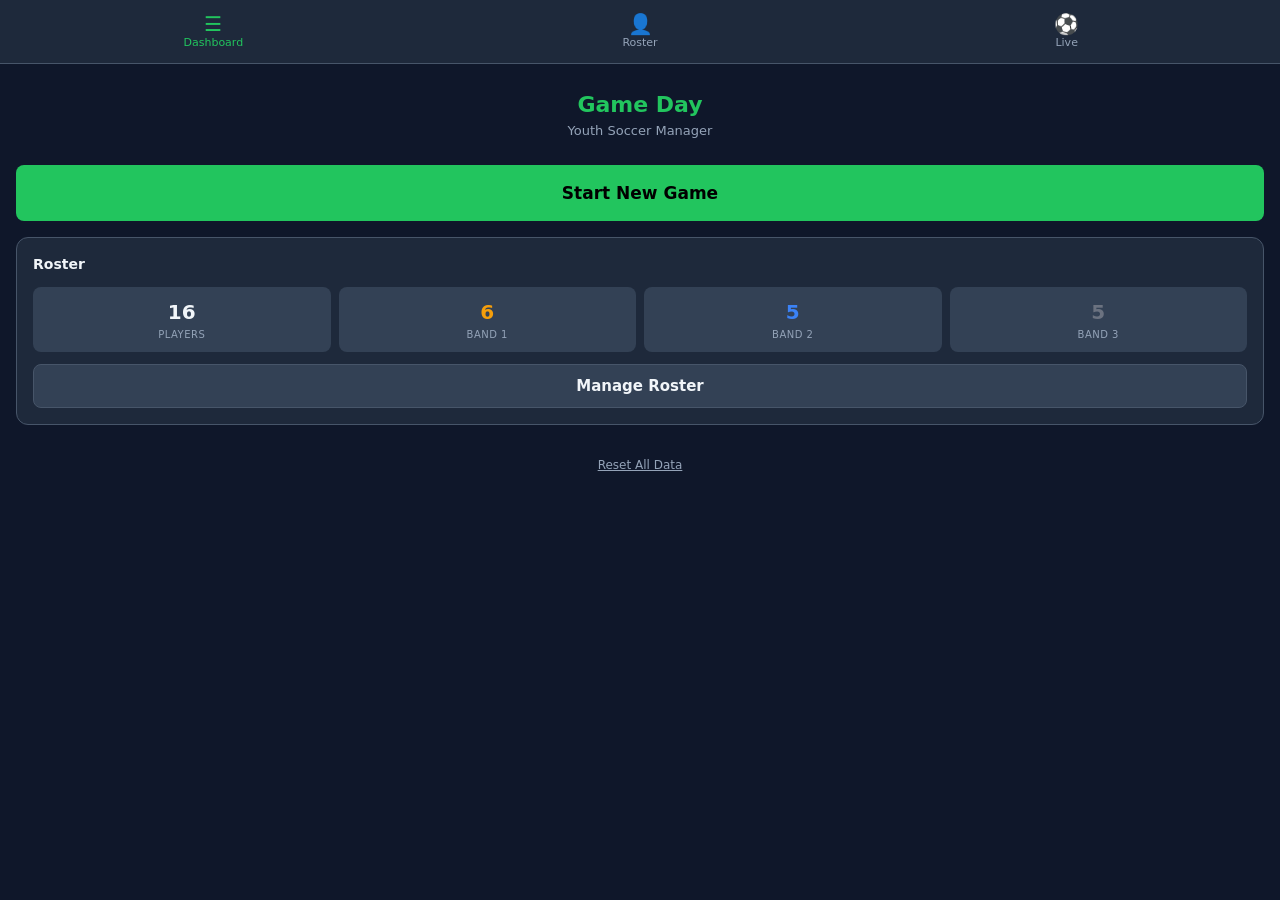
<file: game-manager/index.html>
<!DOCTYPE html>
<html lang="en">
<head>
  <meta charset="UTF-8" />
  <meta name="viewport" content="width=device-width, initial-scale=1.0, maximum-scale=1.0, user-scalable=no, viewport-fit=cover" />
  <meta name="theme-color" content="#0f172a" />
  <meta name="apple-mobile-web-app-capable" content="yes" />
  <meta name="apple-mobile-web-app-status-bar-style" content="black-translucent" />
  <title>Soccer Game Day Manager</title>
  <link rel="stylesheet" href="style.css" />
</head>
<body>
  <div id="app">
    <div id="view-container"></div>
    <nav id="bottom-nav">
      <button class="nav-tab" data-view="dashboard">
        <span class="nav-icon">&#9776;</span>
        <span class="nav-label">Dashboard</span>
      </button>
      <button class="nav-tab" data-view="roster">
        <span class="nav-icon">&#128100;</span>
        <span class="nav-label">Roster</span>
      </button>
      <button class="nav-tab nav-tab--live" data-view="live">
        <span class="nav-icon">&#9917;</span>
        <span class="nav-label">Live</span>
      </button>
    </nav>
  </div>

  <div id="modal-overlay" class="modal-overlay hidden"></div>
  <div id="modal-container" class="modal-container hidden"></div>

  <script src="js/data.js"></script>
  <script src="js/recommend.js"></script>
  <script src="js/app.js"></script>
</body>
</html>
</file>
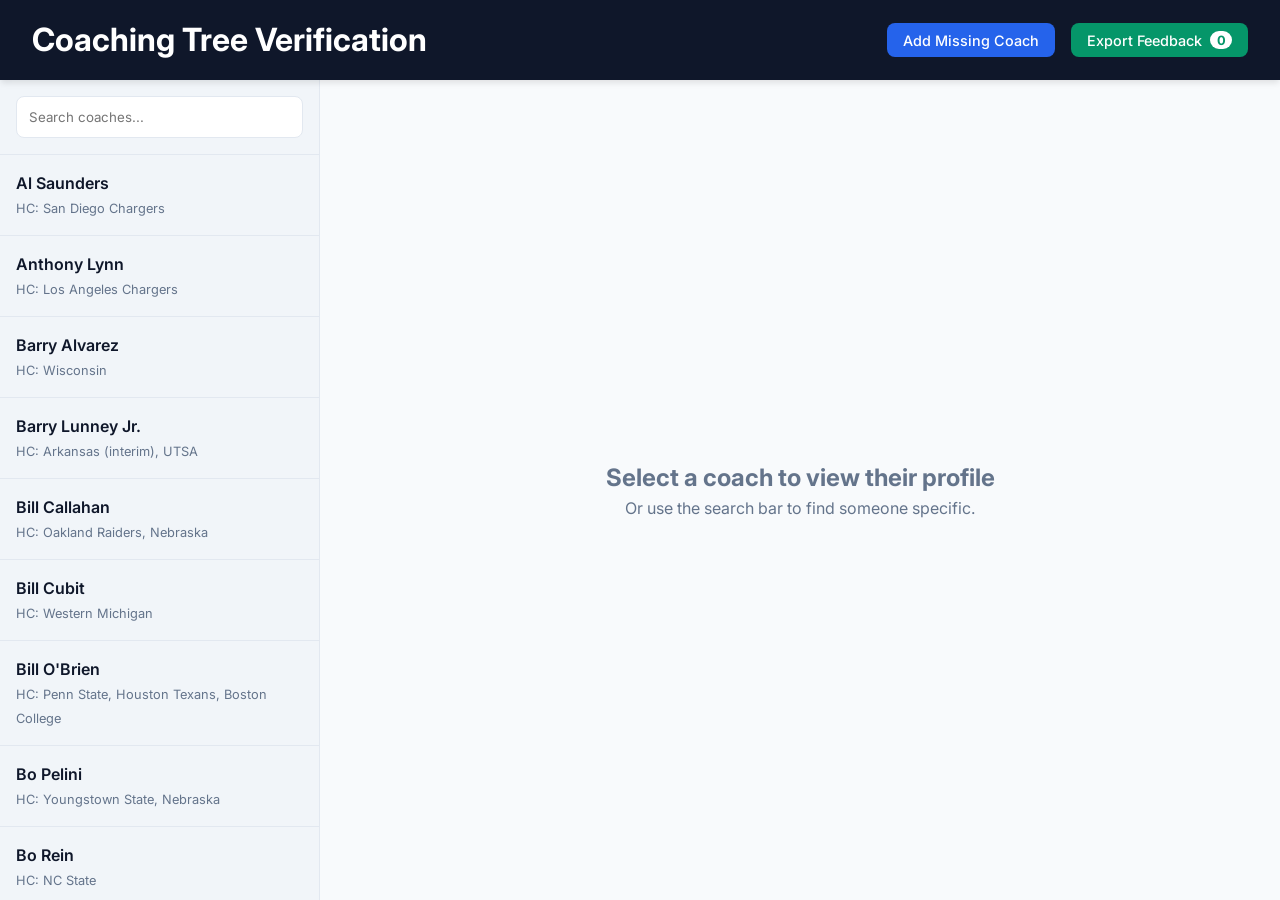
<file: coaching tree/research/verification-tool/index.html>
<!DOCTYPE html>
<html lang="en">
<head>
    <meta charset="UTF-8">
    <meta name="viewport" content="width=device-width, initial-scale=1.0">
    <title>Coaching Tree Verification Tool</title>
    <link href="https://fonts.googleapis.com/css2?family=Inter:wght@400;500;600;700&display=swap" rel="stylesheet">
    <link rel="stylesheet" href="style.css">
</head>
<body>
    <header class="app-header">
        <div class="header-content">
            <h1>Coaching Tree Verification</h1>
            <div class="header-actions">
                <button id="add-coach-btn" class="btn primary">Add Missing Coach</button>
                <button id="export-feedback-btn" class="btn success">
                    <span>Export Feedback</span>
                    <span id="feedback-badge" class="badge">0</span>
                </button>
            </div>
        </div>
    </header>

    <div class="app-layout">
        <!-- Sidebar: List of Coaches -->
        <aside class="sidebar">
            <div class="sidebar-search">
                <input type="text" id="coach-search" placeholder="Search coaches...">
            </div>
            <ul id="coach-list" class="coach-list">
                <!-- Populated by JS -->
            </ul>
        </aside>

        <!-- Main Content: Coach Details -->
        <main class="main-content" id="main-content">
            <div class="empty-state" id="empty-state">
                <h2>Select a coach to view their profile</h2>
                <p>Or use the search bar to find someone specific.</p>
            </div>
            
            <div class="coach-profile hidden" id="coach-profile">
                <!-- Header -->
                <div class="profile-header">
                    <div class="profile-title-row">
                        <h2 id="profile-name">Coach Name</h2>
                        <span id="profile-status" class="status-badge">Status</span>
                    </div>
                    <div class="profile-meta">
                        <p><strong>Born:</strong> <span id="profile-born"></span></p>
                        <p><strong>Alma Mater:</strong> <span id="profile-alma-mater"></span></p>
                        <p><strong>Generation:</strong> <span id="profile-generation"></span></p>
                    </div>
                    <button class="btn secondary sm mt-2" onclick="app.openFeedbackModal('coach', app.currentCoach.id)">Flag Incorrect Info</button>
                </div>

                <!-- Three Column Layout for lower sections -->
                <div class="profile-grid">
                    <!-- Column 1: Stints -->
                    <div class="profile-section">
                        <div class="section-header">
                            <h3>Stints</h3>
                            <button class="btn icon-btn" title="Add Missing Stint" onclick="app.openFeedbackModal('new_stint', app.currentCoach.id)">+ Add</button>
                        </div>
                        <div id="profile-stints" class="card-list">
                            <!-- Populated by JS -->
                        </div>
                    </div>

                    <!-- Column 2: Mentors (Worked Under) -->
                    <div class="profile-section">
                        <div class="section-header">
                            <h3>Worked Under (Mentors)</h3>
                            <button class="btn icon-btn" title="Add Missing Mentor" onclick="app.openFeedbackModal('new_mentor', app.currentCoach.id)">+ Add</button>
                        </div>
                        <div id="profile-mentors" class="card-list">
                            <!-- Populated by JS -->
                        </div>
                    </div>

                    <!-- Column 3: Proteges (Assistants) -->
                    <div class="profile-section">
                        <div class="section-header">
                            <h3>Assistants (Proteges)</h3>
                            <button class="btn icon-btn" title="Add Missing Assistant" onclick="app.openFeedbackModal('new_protege', app.currentCoach.id)">+ Add</button>
                        </div>
                        <div id="profile-proteges" class="card-list">
                            <!-- Populated by JS -->
                        </div>
                    </div>
                </div>
            </div>
        </main>
    </div>

    <!-- Feedback Modal -->
    <div id="feedback-modal" class="modal hidden">
        <div class="modal-content">
            <div class="modal-header">
                <h3 id="modal-title">Leave Feedback</h3>
                <button id="close-modal" class="close-btn">&times;</button>
            </div>
            <div class="modal-body">
                <p id="modal-context" class="modal-context"></p>
                <form id="feedback-form">
                    <div class="form-group">
                        <label for="feedback-type">Issue Type</label>
                        <select id="feedback-type" required>
                            <option value="incorrect_date">Incorrect Date / Year</option>
                            <option value="missing_info">Missing Information</option>
                            <option value="spelling">Spelling / Name Error</option>
                            <option value="wrong_person">Wrong Person / Link</option>
                            <option value="other">Other</option>
                        </select>
                    </div>
                    <div class="form-group">
                        <label for="feedback-notes">Details & Corrections</label>
                        <textarea id="feedback-notes" rows="4" placeholder="Please provide the correct information or context..." required></textarea>
                    </div>
                    <div class="form-actions">
                        <button type="button" class="btn secondary" id="cancel-modal">Cancel</button>
                        <button type="submit" class="btn primary">Save Feedback</button>
                    </div>
                </form>
            </div>
        </div>
    </div>

    <script src="app.js"></script>
</body>
</html>
</file>
<file: game-manager/style.css>
/* ===== CSS CUSTOM PROPERTIES ===== */
:root {
  --bg: #0f172a;
  --surface: #1e293b;
  --surface2: #334155;
  --border: #475569;
  --text: #f1f5f9;
  --muted: #94a3b8;
  --primary: #22c55e;
  --primary-dark: #16a34a;
  --amber: #f59e0b;
  --red: #ef4444;
  --blue: #3b82f6;
  --purple: #8b5cf6;
  --orange: #f97316;

  --band1: #f59e0b;
  --band2: #3b82f6;
  --band3: #6b7280;

  --pos-keeper: #8b5cf6;
  --pos-defense: #ef4444;
  --pos-midfield: #3b82f6;
  --pos-forward: #22c55e;

  --nav-height: 64px;
  --header-height: 56px;
  --radius: 8px;
  --radius-lg: 12px;
}

/* ===== RESET & BASE ===== */
*, *::before, *::after {
  box-sizing: border-box;
  margin: 0;
  padding: 0;
  -webkit-tap-highlight-color: transparent;
}

html, body {
  height: 100%;
  overflow: hidden;
}

body {
  font-family: -apple-system, BlinkMacSystemFont, 'Segoe UI', system-ui, sans-serif;
  background: var(--bg);
  color: var(--text);
  font-size: 16px;
  line-height: 1.5;
  overscroll-behavior: none;
}

button {
  cursor: pointer;
  font-family: inherit;
  border: none;
  background: none;
  color: inherit;
}

input, textarea, select {
  font-family: inherit;
  font-size: inherit;
  color: inherit;
}

/* ===== APP SHELL ===== */
#app {
  display: flex;
  flex-direction: column;
  height: 100vh;
  height: 100dvh;
  overflow: hidden;
}

#view-container {
  flex: 1;
  overflow-y: auto;
  overflow-x: hidden;
  -webkit-overflow-scrolling: touch;
  padding-top: var(--nav-height);
}

/* ===== TOP NAV ===== */
#bottom-nav {
  position: fixed;
  top: 0;
  left: 0;
  right: 0;
  height: var(--nav-height);
  background: var(--surface);
  border-bottom: 1px solid var(--border);
  display: flex;
  align-items: stretch;
  z-index: 100;
  padding-top: env(safe-area-inset-top, 0);
}

.nav-tab {
  flex: 1;
  display: flex;
  flex-direction: column;
  align-items: center;
  justify-content: center;
  gap: 2px;
  color: var(--muted);
  font-size: 11px;
  font-weight: 500;
  transition: color 0.15s;
  min-height: 44px;
  padding: 6px 0;
}

.nav-tab.active {
  color: var(--primary);
}

.nav-tab--live.active {
  color: var(--primary);
}

.nav-icon {
  font-size: 20px;
  line-height: 1;
}

/* ===== COMMON COMPONENTS ===== */
.view {
  min-height: 100%;
  padding-bottom: 80px;
}

.view-header {
  position: sticky;
  top: 0;
  z-index: 50;
  background: var(--bg);
  border-bottom: 1px solid var(--border);
  padding: 12px 16px;
  display: flex;
  align-items: center;
  gap: 10px;
  min-height: var(--header-height);
}

.view-header h1 {
  font-size: 18px;
  font-weight: 700;
  flex: 1;
}

.btn {
  display: inline-flex;
  align-items: center;
  justify-content: center;
  gap: 6px;
  padding: 10px 16px;
  border-radius: var(--radius);
  font-size: 15px;
  font-weight: 600;
  min-height: 44px;
  transition: opacity 0.15s, transform 0.1s;
  cursor: pointer;
}

.btn:active {
  transform: scale(0.97);
  opacity: 0.85;
}

.btn-primary {
  background: var(--primary);
  color: #000;
}

.btn-primary:hover {
  background: var(--primary-dark);
}

.btn-secondary {
  background: var(--surface2);
  color: var(--text);
  border: 1px solid var(--border);
}

.btn-danger {
  background: var(--red);
  color: #fff;
}

.btn-ghost {
  color: var(--primary);
  background: transparent;
  text-decoration: underline;
  font-weight: 500;
}

.btn-sm {
  padding: 6px 12px;
  font-size: 13px;
  min-height: 32px;
}

.btn-full {
  width: 100%;
}

.badge {
  display: inline-flex;
  align-items: center;
  justify-content: center;
  padding: 2px 6px;
  border-radius: 4px;
  font-size: 11px;
  font-weight: 700;
  line-height: 1;
}

.band-dot {
  width: 10px;
  height: 10px;
  border-radius: 50%;
  display: inline-block;
  flex-shrink: 0;
}

.band-dot--1 { background: var(--band1); }
.band-dot--2 { background: var(--band2); }
.band-dot--3 { background: var(--band3); }

.band-badge {
  padding: 2px 7px;
  border-radius: 4px;
  font-size: 11px;
  font-weight: 700;
}

.band-badge--1 { background: var(--band1); color: #000; }
.band-badge--2 { background: var(--band2); color: #fff; }
.band-badge--3 { background: var(--band3); color: #fff; }

.pos-chip {
  display: inline-flex;
  align-items: center;
  padding: 2px 8px;
  border-radius: 4px;
  font-size: 11px;
  font-weight: 600;
}

.pos-chip--keeper { background: rgba(139,92,246,0.2); color: var(--pos-keeper); border: 1px solid rgba(139,92,246,0.4); }
.pos-chip--defense { background: rgba(239,68,68,0.2); color: var(--pos-defense); border: 1px solid rgba(239,68,68,0.4); }
.pos-chip--midfield { background: rgba(59,130,246,0.2); color: var(--pos-midfield); border: 1px solid rgba(59,130,246,0.4); }
.pos-chip--forward { background: rgba(34,197,94,0.2); color: var(--pos-forward); border: 1px solid rgba(34,197,94,0.4); }

.card {
  background: var(--surface);
  border-radius: var(--radius-lg);
  border: 1px solid var(--border);
  padding: 16px;
}

.section-label {
  font-size: 11px;
  font-weight: 700;
  letter-spacing: 0.08em;
  text-transform: uppercase;
  color: var(--muted);
  padding: 12px 16px 6px;
}

/* ===== WARNINGS BANNER ===== */
.warnings-banner {
  position: sticky;
  top: 0;
  z-index: 45;
  background: rgba(245,158,11,0.15);
  border-bottom: 2px solid var(--amber);
  padding: 8px 12px;
}

.warnings-banner.hidden {
  display: none;
}

.warnings-header {
  display: flex;
  align-items: center;
  justify-content: space-between;
  gap: 8px;
  margin-bottom: 4px;
}

.warnings-title {
  font-size: 13px;
  font-weight: 700;
  color: var(--amber);
}

.warnings-dismiss {
  font-size: 18px;
  color: var(--muted);
  line-height: 1;
  padding: 2px 6px;
  min-height: 28px;
  min-width: 28px;
  display: flex;
  align-items: center;
  justify-content: center;
}

.warning-item {
  font-size: 12px;
  color: var(--text);
  padding: 2px 0;
}

.warning-item::before {
  content: '⚠ ';
  color: var(--amber);
}

/* ===== DASHBOARD VIEW ===== */
.dashboard-view {
  padding: 16px;
  display: flex;
  flex-direction: column;
  gap: 16px;
}

.dashboard-logo {
  text-align: center;
  padding: 8px 0;
}

.dashboard-logo h1 {
  font-size: 22px;
  font-weight: 800;
  color: var(--primary);
}

.dashboard-logo p {
  font-size: 13px;
  color: var(--muted);
}

.active-game-card {
  background: linear-gradient(135deg, var(--surface) 0%, rgba(34,197,94,0.1) 100%);
  border: 1px solid var(--primary);
  border-radius: var(--radius-lg);
  padding: 16px;
  display: flex;
  flex-direction: column;
  gap: 10px;
}

.active-game-card .game-meta {
  display: flex;
  align-items: center;
  justify-content: space-between;
}

.active-game-card .opponent {
  font-size: 18px;
  font-weight: 700;
}

.active-game-card .game-score {
  font-size: 24px;
  font-weight: 800;
  color: var(--primary);
  letter-spacing: 0.05em;
}

.active-game-card .quarter-badge {
  font-size: 13px;
  color: var(--muted);
}

.active-game-indicator {
  display: inline-flex;
  align-items: center;
  gap: 5px;
  font-size: 12px;
  color: var(--primary);
  font-weight: 600;
}

.pulse-dot {
  width: 8px;
  height: 8px;
  background: var(--primary);
  border-radius: 50%;
  animation: pulse 1.5s ease-in-out infinite;
}

@keyframes pulse {
  0%, 100% { opacity: 1; transform: scale(1); }
  50% { opacity: 0.5; transform: scale(0.8); }
}

.roster-summary-grid {
  display: grid;
  grid-template-columns: repeat(4, 1fr);
  gap: 8px;
  margin-top: 8px;
}

.roster-stat {
  background: var(--surface2);
  border-radius: var(--radius);
  padding: 10px 8px;
  text-align: center;
}

.roster-stat .stat-val {
  font-size: 20px;
  font-weight: 800;
}

.roster-stat .stat-lbl {
  font-size: 10px;
  color: var(--muted);
  text-transform: uppercase;
  letter-spacing: 0.05em;
}

/* ===== ROSTER VIEW ===== */
.roster-view {
  padding-bottom: 100px;
}

.player-list {
  display: flex;
  flex-direction: column;
  gap: 0;
}

.player-row {
  display: flex;
  align-items: center;
  gap: 10px;
  padding: 12px 16px;
  border-bottom: 1px solid var(--border);
  min-height: 60px;
  cursor: pointer;
  transition: background 0.1s;
  -webkit-user-select: none;
  user-select: none;
}

.player-row:active {
  background: var(--surface2);
}

.player-info {
  flex: 1;
  min-width: 0;
}

.player-name-row {
  display: flex;
  align-items: center;
  gap: 6px;
  flex-wrap: wrap;
}

.player-name {
  font-size: 15px;
  font-weight: 600;
}

.jersey-num {
  font-size: 13px;
  color: var(--muted);
}

.player-positions {
  display: flex;
  gap: 4px;
  flex-wrap: wrap;
  margin-top: 4px;
}

.band-group-header {
  padding: 10px 16px 4px;
  font-size: 12px;
  font-weight: 700;
  color: var(--muted);
  text-transform: uppercase;
  letter-spacing: 0.08em;
  background: var(--bg);
  position: sticky;
  top: var(--header-height);
  z-index: 10;
  border-bottom: 1px solid var(--border);
}

/* FAB */
.fab {
  position: fixed;
  bottom: 16px;
  right: 16px;
  width: 56px;
  height: 56px;
  border-radius: 50%;
  background: var(--primary);
  color: #000;
  font-size: 28px;
  display: flex;
  align-items: center;
  justify-content: center;
  box-shadow: 0 4px 16px rgba(34,197,94,0.4);
  z-index: 60;
  transition: transform 0.15s, box-shadow 0.15s;
  -webkit-user-select: none;
  user-select: none;
}

.fab:active {
  transform: scale(0.92);
  box-shadow: 0 2px 8px rgba(34,197,94,0.3);
}

/* ===== GAME SETUP VIEW ===== */
.setup-view {
  padding: 16px;
  display: flex;
  flex-direction: column;
  gap: 16px;
  padding-bottom: 100px;
}

.form-group {
  display: flex;
  flex-direction: column;
  gap: 6px;
}

.form-label {
  font-size: 13px;
  font-weight: 600;
  color: var(--muted);
  text-transform: uppercase;
  letter-spacing: 0.05em;
}

.form-input {
  background: var(--surface);
  border: 1px solid var(--border);
  border-radius: var(--radius);
  padding: 12px 14px;
  color: var(--text);
  font-size: 16px;
  min-height: 48px;
  width: 100%;
  outline: none;
  transition: border-color 0.15s;
}

.form-input:focus {
  border-color: var(--primary);
}

.formation-control {
  display: flex;
  align-items: center;
  justify-content: space-between;
  padding: 12px 0;
  border-bottom: 1px solid var(--border);
}

.formation-label {
  font-size: 14px;
  font-weight: 600;
  display: flex;
  align-items: center;
  gap: 8px;
}

.formation-stepper {
  display: flex;
  align-items: center;
  gap: 0;
  border: 1px solid var(--border);
  border-radius: var(--radius);
  overflow: hidden;
}

.stepper-btn {
  width: 40px;
  height: 40px;
  display: flex;
  align-items: center;
  justify-content: center;
  font-size: 20px;
  background: var(--surface2);
  color: var(--text);
  border: none;
  cursor: pointer;
  transition: background 0.1s;
}

.stepper-btn:active {
  background: var(--border);
}

.stepper-val {
  width: 40px;
  text-align: center;
  font-size: 18px;
  font-weight: 700;
  background: var(--surface);
  padding: 0 4px;
  line-height: 40px;
}

.attendance-grid {
  display: flex;
  flex-direction: column;
  gap: 0;
  border: 1px solid var(--border);
  border-radius: var(--radius-lg);
  overflow: hidden;
}

.attendance-row {
  display: flex;
  align-items: center;
  gap: 10px;
  padding: 11px 14px;
  border-bottom: 1px solid var(--border);
  cursor: pointer;
  transition: background 0.1s;
  min-height: 52px;
}

.attendance-row:last-child {
  border-bottom: none;
}

.attendance-row:active {
  background: var(--surface2);
}

.attendance-name {
  flex: 1;
  font-size: 14px;
  font-weight: 500;
  min-width: 0;
}

.attendance-band {
  font-size: 11px;
  display: flex;
  align-items: center;
  gap: 4px;
}

.status-pill {
  padding: 3px 10px;
  border-radius: 20px;
  font-size: 12px;
  font-weight: 700;
  white-space: nowrap;
}

.status-pill--expected { background: rgba(148,163,184,0.2); color: var(--muted); }
.status-pill--present { background: rgba(34,197,94,0.2); color: var(--primary); }
.status-pill--absent { background: rgba(239,68,68,0.2); color: var(--red); }
.status-pill--late { background: rgba(245,158,11,0.2); color: var(--amber); }
.status-pill--left_early { background: rgba(249,115,22,0.2); color: var(--orange); }

/* ===== LIVE GAME VIEW ===== */
.live-view {
  display: flex;
  flex-direction: column;
  min-height: 100%;
}

.live-header {
  position: sticky;
  top: 0;
  z-index: 50;
  background: var(--bg);
  border-bottom: 1px solid var(--border);
}

.live-header-top {
  display: flex;
  align-items: center;
  gap: 8px;
  padding: 8px 12px;
}

.live-opponent {
  flex: 1;
  font-size: 16px;
  font-weight: 700;
  white-space: nowrap;
  overflow: hidden;
  text-overflow: ellipsis;
}

.live-score {
  display: flex;
  align-items: center;
  gap: 4px;
  background: var(--surface2);
  border-radius: var(--radius);
  padding: 4px 10px;
}

.score-input {
  width: 32px;
  background: transparent;
  border: none;
  color: var(--primary);
  font-size: 20px;
  font-weight: 800;
  text-align: center;
  outline: none;
  padding: 0;
}

.score-sep {
  font-size: 18px;
  font-weight: 700;
  color: var(--muted);
}

.quarter-tabs {
  display: flex;
  padding: 0 12px 8px;
  gap: 6px;
}

.q-tab {
  flex: 1;
  padding: 6px 0;
  border-radius: var(--radius);
  font-size: 13px;
  font-weight: 700;
  text-align: center;
  background: var(--surface2);
  color: var(--muted);
  border: 1px solid transparent;
  transition: all 0.15s;
  min-height: 36px;
}

.q-tab.active {
  background: rgba(34,197,94,0.15);
  color: var(--primary);
  border-color: var(--primary);
}

.q-tab.past {
  color: var(--text);
  opacity: 0.7;
}

.q-tab.future {
  opacity: 0.4;
}

/* Field Section */
.field-section {
  padding: 8px 12px;
  display: flex;
  flex-direction: column;
  gap: 6px;
}

.field-row {
  display: flex;
  gap: 6px;
}

.field-row--keeper {
  display: flex;
}

.position-slot {
  flex: 1;
  min-height: 80px;
  background: var(--surface);
  border-radius: var(--radius);
  border: 1px solid var(--border);
  border-left-width: 4px;
  display: flex;
  flex-direction: column;
  align-items: center;
  justify-content: center;
  padding: 8px 6px;
  cursor: pointer;
  transition: background 0.1s, transform 0.1s;
  text-align: center;
  position: relative;
  -webkit-user-select: none;
  user-select: none;
}

.position-slot:active {
  background: var(--surface2);
  transform: scale(0.97);
}

.position-slot--keeper { border-left-color: var(--pos-keeper); }
.position-slot--defense { border-left-color: var(--pos-defense); }
.position-slot--midfield { border-left-color: var(--pos-midfield); }
.position-slot--forward { border-left-color: var(--pos-forward); }

.position-slot.readonly {
  cursor: default;
  opacity: 0.75;
}

.position-slot.readonly:active {
  transform: none;
  background: var(--surface);
}

/* Two-tap swap selection states */
.position-slot--selected {
  background: rgba(34, 197, 94, 0.18);
  border-color: var(--primary);
  box-shadow: 0 0 0 2px var(--primary);
  transform: scale(1.02);
}

.position-slot--selected:active {
  background: rgba(34, 197, 94, 0.25);
  transform: scale(0.99);
}

.position-slot--swap-target {
  background: rgba(34, 197, 94, 0.07);
  border-color: rgba(34, 197, 94, 0.45);
}

.slot-label {
  font-size: 10px;
  font-weight: 700;
  text-transform: uppercase;
  letter-spacing: 0.05em;
  color: var(--muted);
  margin-bottom: 4px;
}

.slot-player {
  font-size: 13px;
  font-weight: 600;
  color: var(--text);
  word-break: break-word;
  max-width: 100%;
}

.slot-empty {
  font-size: 12px;
  color: var(--muted);
  font-style: italic;
}

.slot-band-dot {
  position: absolute;
  top: 6px;
  right: 6px;
  width: 8px;
  height: 8px;
  border-radius: 50%;
}

.slot-jersey {
  font-size: 11px;
  color: var(--muted);
}

/* Bench Section */
.bench-section {
  padding: 8px 12px 80px;
  border-top: 1px solid var(--border);
}

.bench-header {
  font-size: 13px;
  font-weight: 700;
  color: var(--muted);
  text-transform: uppercase;
  letter-spacing: 0.06em;
  margin-bottom: 8px;
}

.bench-chips {
  display: flex;
  flex-direction: column;
  gap: 6px;
}

.bench-chip {
  display: flex;
  align-items: center;
  gap: 8px;
  background: var(--surface);
  border: 1px solid var(--border);
  border-radius: var(--radius);
  padding: 8px 12px;
  min-height: 44px;
  cursor: pointer;
  transition: background 0.1s;
  -webkit-user-select: none;
  user-select: none;
}

.bench-chip:active {
  background: var(--surface2);
}

.bench-name {
  flex: 1;
  font-size: 14px;
  font-weight: 500;
}

.bench-jersey {
  font-size: 12px;
  color: var(--muted);
}

.quarters-badge {
  background: var(--surface2);
  border-radius: 4px;
  padding: 2px 7px;
  font-size: 11px;
  font-weight: 700;
  color: var(--muted);
}

.needs-min-tag {
  background: rgba(245,158,11,0.2);
  color: var(--amber);
  border-radius: 4px;
  padding: 2px 7px;
  font-size: 10px;
  font-weight: 700;
}

.absent-chip {
  display: flex;
  align-items: center;
  gap: 8px;
  padding: 8px 12px;
  min-height: 44px;
  opacity: 0.45;
}

.absent-name {
  font-size: 14px;
  color: var(--muted);
}

/* Live Footer */
.live-footer {
  position: sticky;
  bottom: 0;
  left: 0;
  right: 0;
  background: var(--bg);
  border-top: 1px solid var(--border);
  padding: 10px 12px;
  padding-bottom: max(10px, env(safe-area-inset-bottom, 10px));
  display: flex;
  gap: 8px;
  z-index: 40;
}


.live-footer .btn {
  font-size: 14px;
}

/* ===== MODAL STYLES ===== */
.modal-overlay {
  position: fixed;
  inset: 0;
  background: rgba(0,0,0,0.6);
  z-index: 200;
  opacity: 0;
  transition: opacity 0.25s;
}

.modal-overlay.visible {
  opacity: 1;
}

.modal-overlay.hidden {
  display: none;
}

.modal-container {
  position: fixed;
  left: 0;
  right: 0;
  bottom: 0;
  z-index: 201;
  max-height: 95dvh;
  max-height: 95vh;
  display: flex;
  flex-direction: column;
  background: var(--surface);
  border-radius: var(--radius-lg) var(--radius-lg) 0 0;
  transform: translateY(100%);
  transition: transform 0.3s cubic-bezier(0.34, 1.56, 0.64, 1);
}

.modal-container.visible {
  transform: translateY(0);
}

.modal-container.hidden {
  display: none;
}

.modal-container.modal-fullscreen {
  top: 0;
  max-height: 100dvh;
  max-height: 100vh;
  border-radius: 0;
}

.modal-handle {
  width: 40px;
  height: 4px;
  background: var(--border);
  border-radius: 2px;
  margin: 10px auto 0;
  flex-shrink: 0;
}

.modal-header {
  display: flex;
  align-items: center;
  gap: 10px;
  padding: 12px 16px;
  border-bottom: 1px solid var(--border);
  flex-shrink: 0;
}

.modal-title {
  flex: 1;
  font-size: 17px;
  font-weight: 700;
}

.modal-close {
  width: 32px;
  height: 32px;
  border-radius: 50%;
  background: var(--surface2);
  display: flex;
  align-items: center;
  justify-content: center;
  font-size: 18px;
  color: var(--muted);
  flex-shrink: 0;
}

.modal-body {
  flex: 1;
  overflow-y: auto;
  -webkit-overflow-scrolling: touch;
}

.modal-footer {
  padding: 12px 16px;
  border-top: 1px solid var(--border);
  flex-shrink: 0;
  padding-bottom: max(12px, env(safe-area-inset-bottom, 12px));
}

/* Player Picker Modal */
.picker-section-header {
  padding: 10px 16px 4px;
  font-size: 11px;
  font-weight: 700;
  letter-spacing: 0.08em;
  text-transform: uppercase;
  color: var(--muted);
}

.picker-section-header--best { color: var(--primary); }
.picker-section-header--good { color: var(--blue); }
.picker-section-header--less { color: var(--muted); }

.picker-current {
  padding: 10px 16px;
  background: rgba(34,197,94,0.08);
  border-bottom: 1px solid var(--border);
  display: flex;
  align-items: center;
  gap: 10px;
}

.picker-current-label {
  font-size: 12px;
  color: var(--muted);
}

.picker-current-name {
  flex: 1;
  font-size: 15px;
  font-weight: 600;
}

.picker-row {
  display: flex;
  align-items: center;
  gap: 10px;
  padding: 13px 16px;
  border-bottom: 1px solid var(--border);
  cursor: pointer;
  min-height: 60px;
  transition: background 0.1s;
  -webkit-user-select: none;
  user-select: none;
}

.picker-row:active {
  background: var(--surface2);
}

.picker-row:last-child {
  border-bottom: none;
}

.picker-name {
  flex: 1;
  font-size: 15px;
  font-weight: 500;
}

.picker-jersey {
  font-size: 13px;
  color: var(--muted);
}

.reason-tag {
  padding: 2px 8px;
  border-radius: 4px;
  font-size: 11px;
  font-weight: 600;
  background: var(--surface2);
  color: var(--muted);
  white-space: nowrap;
}

.reason-tag--best { background: rgba(34,197,94,0.15); color: var(--primary); }
.reason-tag--warn { background: rgba(245,158,11,0.15); color: var(--amber); }
.reason-tag--bad { background: rgba(239,68,68,0.15); color: var(--red); }

.picker-history { display: flex; gap: 5px; margin-right: 6px; }
.ph-cell { display: flex; flex-direction: column; align-items: center; min-width: 22px; }
.ph-hdr { font-size: 9px; font-weight: 700; color: var(--muted); letter-spacing: 0.03em; line-height: 1.2; }
.ph-val { font-size: 11px; font-weight: 600; color: var(--text); line-height: 1.3; }
.ph-val--bench { color: var(--muted); font-weight: 400; }

/* Player Form Modal */
.player-form {
  padding: 16px;
  display: flex;
  flex-direction: column;
  gap: 16px;
}

.radio-group, .checkbox-group {
  display: flex;
  flex-direction: column;
  gap: 0;
  border: 1px solid var(--border);
  border-radius: var(--radius);
  overflow: hidden;
}

.radio-option, .checkbox-option {
  display: flex;
  align-items: center;
  gap: 10px;
  padding: 12px 14px;
  border-bottom: 1px solid var(--border);
  cursor: pointer;
  min-height: 48px;
  transition: background 0.1s;
}

.radio-option:last-child, .checkbox-option:last-child {
  border-bottom: none;
}

.radio-option:active, .checkbox-option:active {
  background: var(--surface2);
}

.radio-option input, .checkbox-option input {
  width: 18px;
  height: 18px;
  accent-color: var(--primary);
  flex-shrink: 0;
}

.option-label {
  font-size: 15px;
}

.textarea-input {
  background: var(--surface);
  border: 1px solid var(--border);
  border-radius: var(--radius);
  padding: 12px 14px;
  color: var(--text);
  font-size: 15px;
  width: 100%;
  outline: none;
  resize: none;
  min-height: 80px;
  transition: border-color 0.15s;
}

.textarea-input:focus {
  border-color: var(--primary);
}

/* Quarter Transition Modal */
.transition-modal {
  padding: 16px;
  display: flex;
  flex-direction: column;
  gap: 12px;
}

.transition-title {
  font-size: 20px;
  font-weight: 800;
  text-align: center;
  margin-bottom: 4px;
}

.transition-section {
  background: var(--bg);
  border-radius: var(--radius);
  padding: 12px;
  display: flex;
  flex-direction: column;
  gap: 8px;
}

.transition-section-header {
  display: flex;
  align-items: center;
  justify-content: space-between;
  gap: 8px;
}

.transition-section-label {
  font-weight: 700;
  font-size: 14px;
}

.transition-goal-badge {
  background: var(--primary);
  color: #000;
  font-weight: 700;
  font-size: 13px;
  border-radius: 10px;
  padding: 0 8px;
  line-height: 22px;
  min-width: 22px;
  text-align: center;
}

.goal-entries {
  display: flex;
  flex-direction: column;
  gap: 6px;
  margin-top: 2px;
}

.goal-entry {
  display: flex;
  align-items: center;
  gap: 6px;
}

.goal-entry .goal-scorer-select {
  flex: 1;
  padding: 6px 8px;
  font-size: 14px;
}

.goal-remove-btn {
  flex-shrink: 0;
  padding: 4px 8px;
  font-size: 16px;
  line-height: 1;
}

.goal-stepper {
  display: flex;
  align-items: center;
  gap: 10px;
}

.transition-notes {
  width: 100%;
  resize: vertical;
  min-height: 64px;
  box-sizing: border-box;
  font-size: 14px;
}

/* Post Game */
.postgame-view {
  padding: 16px;
  padding-bottom: 100px;
}

.postgame-score {
  text-align: center;
  padding: 20px 0;
}

.postgame-score .final-label {
  font-size: 13px;
  color: var(--muted);
  text-transform: uppercase;
  letter-spacing: 0.1em;
}

.postgame-score .score-display {
  font-size: 48px;
  font-weight: 800;
  color: var(--primary);
  letter-spacing: 0.05em;
}

.postgame-score .vs-text {
  font-size: 16px;
  color: var(--muted);
}

/* Quarter Log (postgame) */
.quarter-log {
  margin-bottom: 16px;
  display: flex;
  flex-direction: column;
  gap: 8px;
}

.quarter-log-title {
  font-size: 12px;
  font-weight: 700;
  text-transform: uppercase;
  letter-spacing: 0.08em;
  color: var(--muted);
  margin-bottom: 2px;
}

.quarter-log-row {
  background: var(--bg);
  border-radius: var(--radius);
  padding: 10px 12px;
  display: flex;
  flex-direction: column;
  gap: 4px;
}

.quarter-log-header {
  display: flex;
  align-items: center;
  justify-content: space-between;
}

.quarter-log-label {
  font-weight: 700;
  font-size: 14px;
}

.quarter-log-score {
  font-weight: 700;
  font-size: 16px;
  color: var(--primary);
}

.quarter-log-scorers {
  font-size: 13px;
  color: var(--text);
  display: flex;
  flex-wrap: wrap;
  gap: 10px;
}

.quarter-log-notes {
  font-size: 13px;
  color: var(--muted);
  font-style: italic;
  white-space: pre-wrap;
}

.pt-table {
  width: 100%;
  border-collapse: collapse;
  font-size: 13px;
}

.pt-table th {
  padding: 8px 6px;
  text-align: center;
  color: var(--muted);
  font-weight: 600;
  font-size: 12px;
  border-bottom: 1px solid var(--border);
}

.pt-table th:first-child {
  text-align: left;
  padding-left: 4px;
}

.pt-table td {
  padding: 10px 6px;
  text-align: center;
  border-bottom: 1px solid rgba(71,85,105,0.4);
}

.pt-table td:first-child {
  text-align: left;
  padding-left: 4px;
}

.pt-table tr:last-child td {
  border-bottom: none;
}

.pt-played {
  color: var(--primary);
  font-size: 16px;
}

.pt-total {
  font-weight: 700;
}

.pt-pos-cell {
  padding: 6px 4px;
  white-space: nowrap;
}

.pt-pos-cell--bench {
  color: var(--muted);
  font-size: 16px;
}

.pt-name-cell {
  white-space: nowrap;
}

/* ===== FEASIBILITY INDICATOR ===== */
.feasibility-bar {
  display: flex;
  align-items: center;
  gap: 8px;
  padding: 6px 12px;
  border-radius: var(--radius);
  font-size: 12px;
  font-weight: 600;
}

.feasibility-bar--on_track { background: rgba(34,197,94,0.12); color: var(--primary); }
.feasibility-bar--at_risk { background: rgba(245,158,11,0.12); color: var(--amber); }
.feasibility-bar--not_feasible { background: rgba(239,68,68,0.12); color: var(--red); }

/* ===== EMPTY STATE ===== */
.empty-state {
  display: flex;
  flex-direction: column;
  align-items: center;
  justify-content: center;
  padding: 48px 24px;
  text-align: center;
  gap: 12px;
}

.empty-icon {
  font-size: 48px;
  opacity: 0.4;
}

.empty-text {
  color: var(--muted);
  font-size: 15px;
}

/* ===== UTILS ===== */
.hidden { display: none !important; }
.text-muted { color: var(--muted); }
.text-sm { font-size: 13px; }
.text-center { text-align: center; }
.mt-4 { margin-top: 4px; }
.mt-8 { margin-top: 8px; }
.mt-12 { margin-top: 12px; }
.mt-16 { margin-top: 16px; }

.divider {
  height: 1px;
  background: var(--border);
  margin: 0 16px;
}

.flex-row {
  display: flex;
  align-items: center;
  gap: 8px;
}

.flex-col {
  display: flex;
  flex-direction: column;
  gap: 8px;
}

/* ===== SCROLL AREAS ===== */
.scroll-x {
  overflow-x: auto;
  -webkit-overflow-scrolling: touch;
  scrollbar-width: none;
}

.scroll-x::-webkit-scrollbar {
  display: none;
}

/* ===== ANIMATIONS ===== */
@keyframes slideUp {
  from { transform: translateY(20px); opacity: 0; }
  to { transform: translateY(0); opacity: 1; }
}

.slide-up {
  animation: slideUp 0.2s ease-out;
}

/* ===== READ-ONLY OVERLAY ===== */
.readonly-notice {
  background: rgba(148,163,184,0.1);
  border: 1px solid var(--border);
  border-radius: var(--radius);
  padding: 8px 12px;
  font-size: 12px;
  color: var(--muted);
  text-align: center;
  margin: 0 12px 8px;
}

.swap-hint {
  background: rgba(34, 197, 94, 0.1);
  border: 1px solid rgba(34, 197, 94, 0.35);
  border-radius: var(--radius);
  padding: 6px 12px;
  font-size: 12px;
  color: var(--primary);
  text-align: center;
  margin: 0 12px 8px;
}

/* ===== FORMATION SUMMARY ===== */
.formation-summary {
  display: flex;
  align-items: center;
  gap: 6px;
  flex-wrap: wrap;
}

.formation-chip {
  background: var(--surface2);
  border-radius: 4px;
  padding: 3px 8px;
  font-size: 12px;
  font-weight: 600;
}

/* ===== COLOR OVERRIDES FOR SCORES ===== */
input[type=number]::-webkit-inner-spin-button,
input[type=number]::-webkit-outer-spin-button {
  -webkit-appearance: none;
  margin: 0;
}

input[type=number] {
  -moz-appearance: textfield;
}

/* ===== BACK BUTTON ===== */
.back-btn {
  width: 36px;
  height: 36px;
  display: flex;
  align-items: center;
  justify-content: center;
  border-radius: var(--radius);
  background: var(--surface2);
  font-size: 18px;
  flex-shrink: 0;
  min-height: 44px;
  min-width: 44px;
}

/* ===== TOAST ===== */
.toast {
  position: fixed;
  bottom: 16px;
  left: 50%;
  transform: translateX(-50%) translateY(0);
  background: var(--surface2);
  color: var(--text);
  padding: 10px 20px;
  border-radius: 20px;
  font-size: 14px;
  font-weight: 500;
  z-index: 300;
  white-space: nowrap;
  box-shadow: 0 4px 16px rgba(0,0,0,0.3);
  animation: toastIn 0.2s ease-out;
}

@keyframes toastIn {
  from { opacity: 0; transform: translateX(-50%) translateY(10px); }
  to { opacity: 1; transform: translateX(-50%) translateY(0); }
}

/* ===== KEEPER WILLING BADGE ===== */
.keeper-badge {
  font-size: 10px;
  background: rgba(139,92,246,0.2);
  color: var(--purple);
  border-radius: 4px;
  padding: 1px 6px;
  font-weight: 700;
}

/* ===== ATTENDANCE STATUS INDICATOR ===== */
.status-dot {
  width: 10px;
  height: 10px;
  border-radius: 50%;
  flex-shrink: 0;
}

.status-dot--expected { background: var(--muted); }
.status-dot--present { background: var(--primary); }
.status-dot--absent { background: var(--red); }
.status-dot--late { background: var(--amber); }
.status-dot--left_early { background: var(--orange); }
</file>
<file: coaching tree/research/verification-tool/style.css>
:root {
    --primary: #2563eb;
    --primary-hover: #1d4ed8;
    --success: #059669;
    --success-hover: #047857;
    --danger: #dc2626;
    --bg-main: #f8fafc;
    --bg-surface: #ffffff;
    --bg-sidebar: #f1f5f9;
    --text-main: #0f172a;
    --text-muted: #64748b;
    --border: #e2e8f0;
    --radius: 8px;
    --shadow-sm: 0 1px 2px 0 rgb(0 0 0 / 0.05);
    --shadow: 0 4px 6px -1px rgb(0 0 0 / 0.1);
}

* { margin: 0; padding: 0; box-sizing: border-box; }

body {
    font-family: 'Inter', -apple-system, sans-serif;
    color: var(--text-main);
    background: var(--bg-main);
    line-height: 1.5;
    height: 100vh;
    display: flex;
    flex-direction: column;
    overflow: hidden;
}

/* Header */
.app-header {
    background: #0f172a;
    color: white;
    padding: 1rem 2rem;
    box-shadow: var(--shadow);
    z-index: 10;
}
.header-content {
    display: flex;
    justify-content: space-between;
    align-items: center;
    max-width: 1400px;
    margin: 0 auto;
}
.header-actions { display: flex; gap: 1rem; }

/* Buttons */
.btn {
    padding: 0.5rem 1rem;
    border-radius: var(--radius);
    border: none;
    font-weight: 500;
    cursor: pointer;
    transition: all 0.2s;
    font-family: inherit;
    font-size: 0.9rem;
    display: inline-flex;
    align-items: center;
    gap: 0.5rem;
}
.btn.primary { background: var(--primary); color: white; }
.btn.primary:hover { background: var(--primary-hover); }
.btn.success { background: var(--success); color: white; }
.btn.success:hover { background: var(--success-hover); }
.btn.secondary { background: white; color: var(--text-main); border: 1px solid var(--border); }
.btn.secondary:hover { background: var(--bg-sidebar); }
.btn.icon-btn { padding: 0.2rem 0.5rem; background: transparent; color: var(--primary); font-size: 0.8rem; border: 1px solid var(--primary); }
.btn.icon-btn:hover { background: var(--primary); color: white; }
.btn.sm { padding: 0.25rem 0.75rem; font-size: 0.8rem; }
.mt-2 { margin-top: 1rem; }

/* Badge */
.badge {
    background: white;
    color: var(--success);
    border-radius: 99px;
    padding: 0.1rem 0.4rem;
    font-size: 0.8rem;
    font-weight: 700;
}

/* Layout */
.app-layout {
    display: flex;
    flex: 1;
    overflow: hidden;
}

/* Sidebar */
.sidebar {
    width: 320px;
    background: var(--bg-sidebar);
    border-right: 1px solid var(--border);
    display: flex;
    flex-direction: column;
}
.sidebar-search {
    padding: 1rem;
    border-bottom: 1px solid var(--border);
}
.sidebar-search input {
    width: 100%;
    padding: 0.75rem;
    border-radius: var(--radius);
    border: 1px solid var(--border);
    font-family: inherit;
    outline: none;
}
.sidebar-search input:focus { border-color: var(--primary); box-shadow: 0 0 0 2px rgba(37, 99, 235, 0.2); }

.coach-list {
    flex: 1;
    overflow-y: auto;
    list-style: none;
}
.coach-item {
    padding: 1rem;
    border-bottom: 1px solid var(--border);
    cursor: pointer;
    transition: background 0.1s;
}
.coach-item:hover { background: white; }
.coach-item.active { background: white; border-left: 4px solid var(--primary); }
.coach-name { font-weight: 600; display: block; }
.coach-sub { font-size: 0.8rem; color: var(--text-muted); }

/* Main Content */
.main-content {
    flex: 1;
    overflow-y: auto;
    padding: 2rem;
    background: var(--bg-main);
}
.empty-state {
    display: flex;
    flex-direction: column;
    align-items: center;
    justify-content: center;
    height: 100%;
    color: var(--text-muted);
    text-align: center;
}

/* Profile */
.hidden { display: none !important; }
.profile-header {
    background: var(--bg-surface);
    padding: 2rem;
    border-radius: var(--radius);
    box-shadow: var(--shadow-sm);
    margin-bottom: 2rem;
    border: 1px solid var(--border);
}
.profile-title-row {
    display: flex;
    align-items: center;
    gap: 1rem;
    margin-bottom: 1rem;
}
.status-badge {
    background: var(--bg-sidebar);
    padding: 0.2rem 0.6rem;
    border-radius: 99px;
    font-size: 0.8rem;
    text-transform: uppercase;
    font-weight: 600;
    color: var(--text-muted);
}
.profile-meta p { color: var(--text-muted); margin-bottom: 0.25rem; font-size: 0.95rem; }
.profile-meta strong { color: var(--text-main); }

/* Grid */
.profile-grid {
    display: grid;
    grid-template-columns: repeat(auto-fit, minmax(300px, 1fr));
    gap: 1.5rem;
}
.section-header {
    display: flex;
    justify-content: space-between;
    align-items: center;
    margin-bottom: 1rem;
    padding-bottom: 0.5rem;
    border-bottom: 2px solid var(--border);
}
.card-list { display: flex; flex-direction: column; gap: 0.75rem; }

/* Cards */
.data-card {
    background: var(--bg-surface);
    border: 1px solid var(--border);
    border-radius: var(--radius);
    padding: 1rem;
    box-shadow: var(--shadow-sm);
    position: relative;
    transition: transform 0.1s;
}
.data-card:hover { border-color: #cbd5e1; }
.data-card .card-title { font-weight: 600; margin-bottom: 0.25rem; font-size: 1.05rem; }
.data-card .card-sub { font-size: 0.85rem; color: var(--text-muted); margin-bottom: 0.5rem; }
.data-card .card-notes { font-size: 0.85rem; background: var(--bg-main); padding: 0.5rem; border-radius: 4px; margin-top: 0.5rem;}
.flag-btn {
    position: absolute;
    top: 0.75rem;
    right: 0.75rem;
    background: transparent;
    border: none;
    color: var(--text-muted);
    cursor: pointer;
    font-size: 0.8rem;
}
.flag-btn:hover { color: var(--danger); text-decoration: underline; }
.clickable-card { cursor: pointer; }
.clickable-card:hover .card-title { color: var(--primary); }

/* Modal */
.modal {
    position: fixed; top: 0; left: 0; width: 100%; height: 100%;
    background: rgba(15, 23, 42, 0.5);
    display: flex; align-items: center; justify-content: center;
    z-index: 100;
}
.modal-content {
    background: white;
    width: 100%; max-width: 500px;
    border-radius: var(--radius);
    box-shadow: var(--shadow);
    overflow: hidden;
}
.modal-header {
    padding: 1.25rem;
    border-bottom: 1px solid var(--border);
    display: flex; justify-content: space-between; align-items: center;
    background: var(--bg-sidebar);
}
.close-btn { background: none; border: none; font-size: 1.5rem; cursor: pointer; color: var(--text-muted); }
.close-btn:hover { color: var(--danger); }
.modal-body { padding: 1.5rem; }
.modal-context { font-size: 0.9rem; color: var(--text-muted); margin-bottom: 1.5rem; padding: 0.75rem; background: var(--bg-main); border-radius: 4px; border-left: 3px solid var(--primary); }

.form-group { margin-bottom: 1.25rem; }
.form-group label { display: block; margin-bottom: 0.5rem; font-weight: 500; font-size: 0.9rem; }
.form-group select, .form-group textarea {
    width: 100%; padding: 0.75rem;
    border: 1px solid var(--border);
    border-radius: var(--radius);
    font-family: inherit; font-size: 0.9rem;
}
.form-group select:focus, .form-group textarea:focus { border-color: var(--primary); outline: none; }
.form-actions { display: flex; justify-content: flex-end; gap: 0.75rem; margin-top: 2rem; }
</file>
